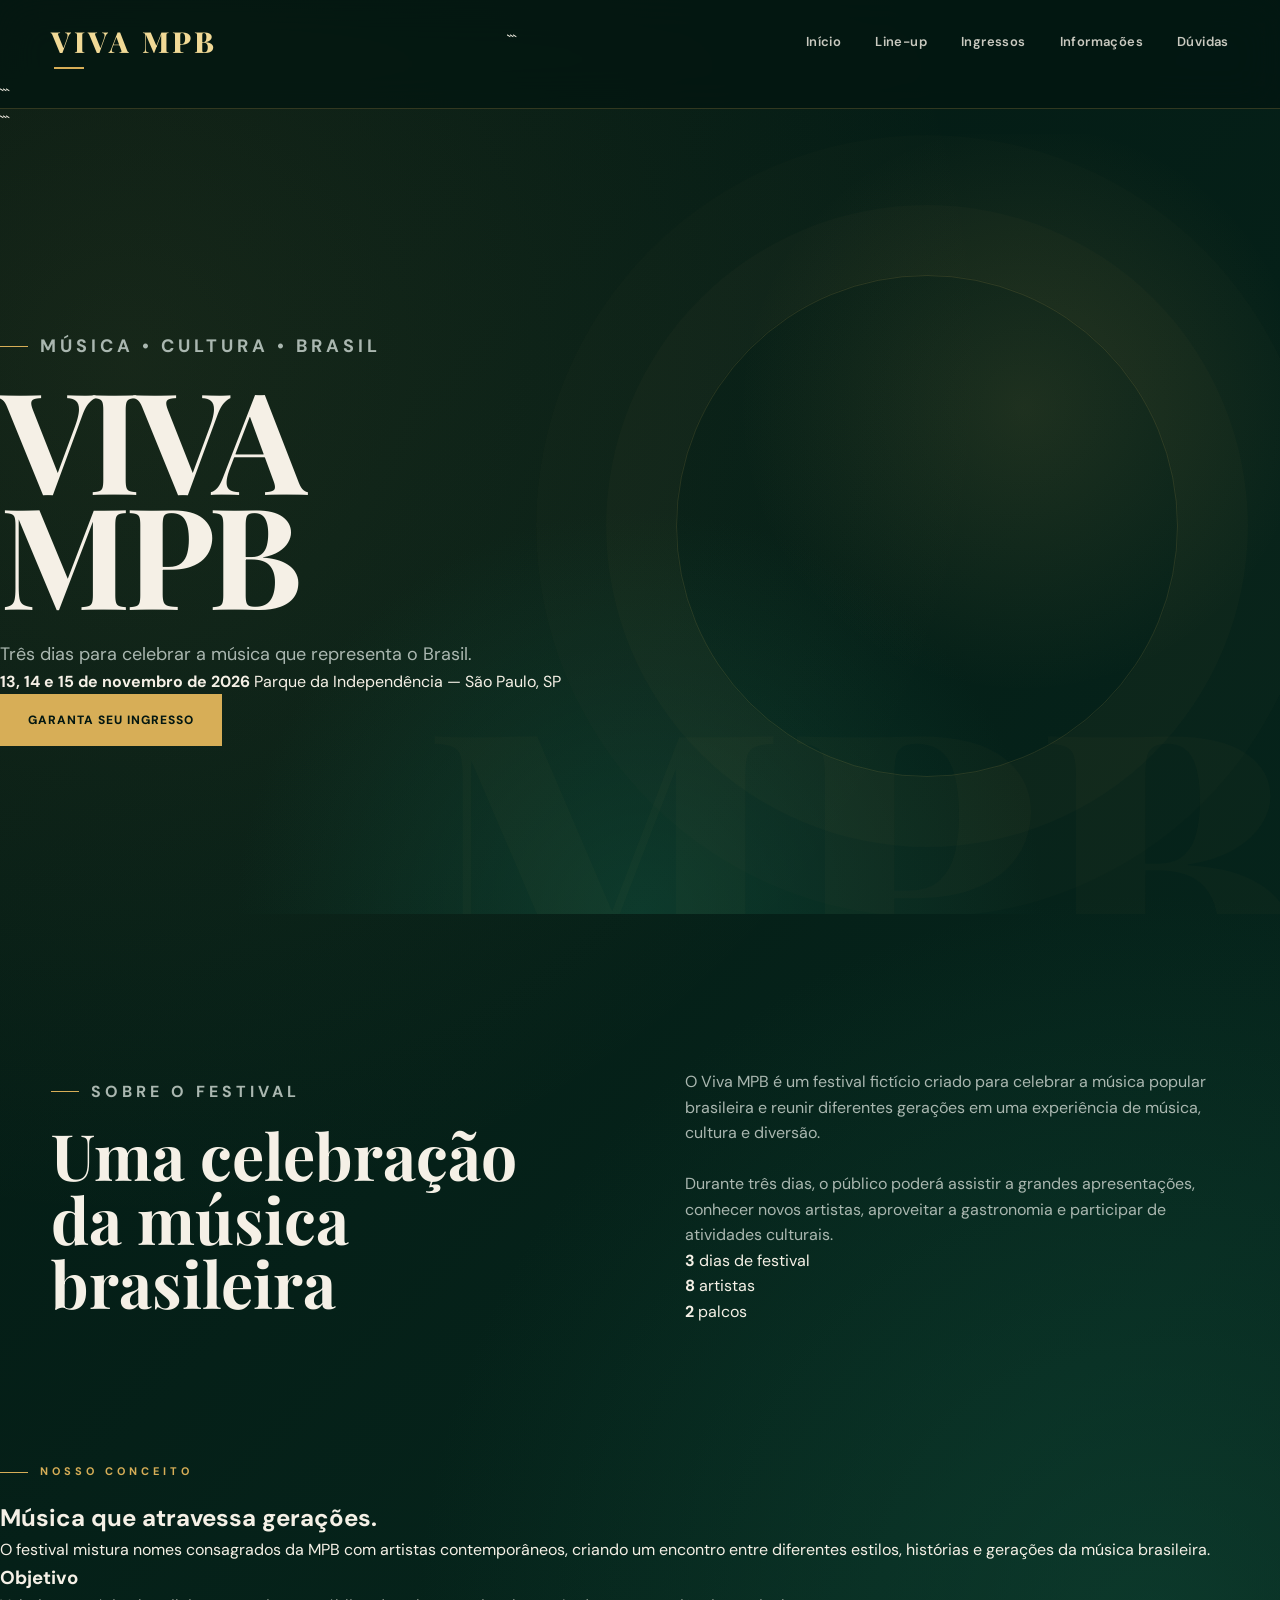
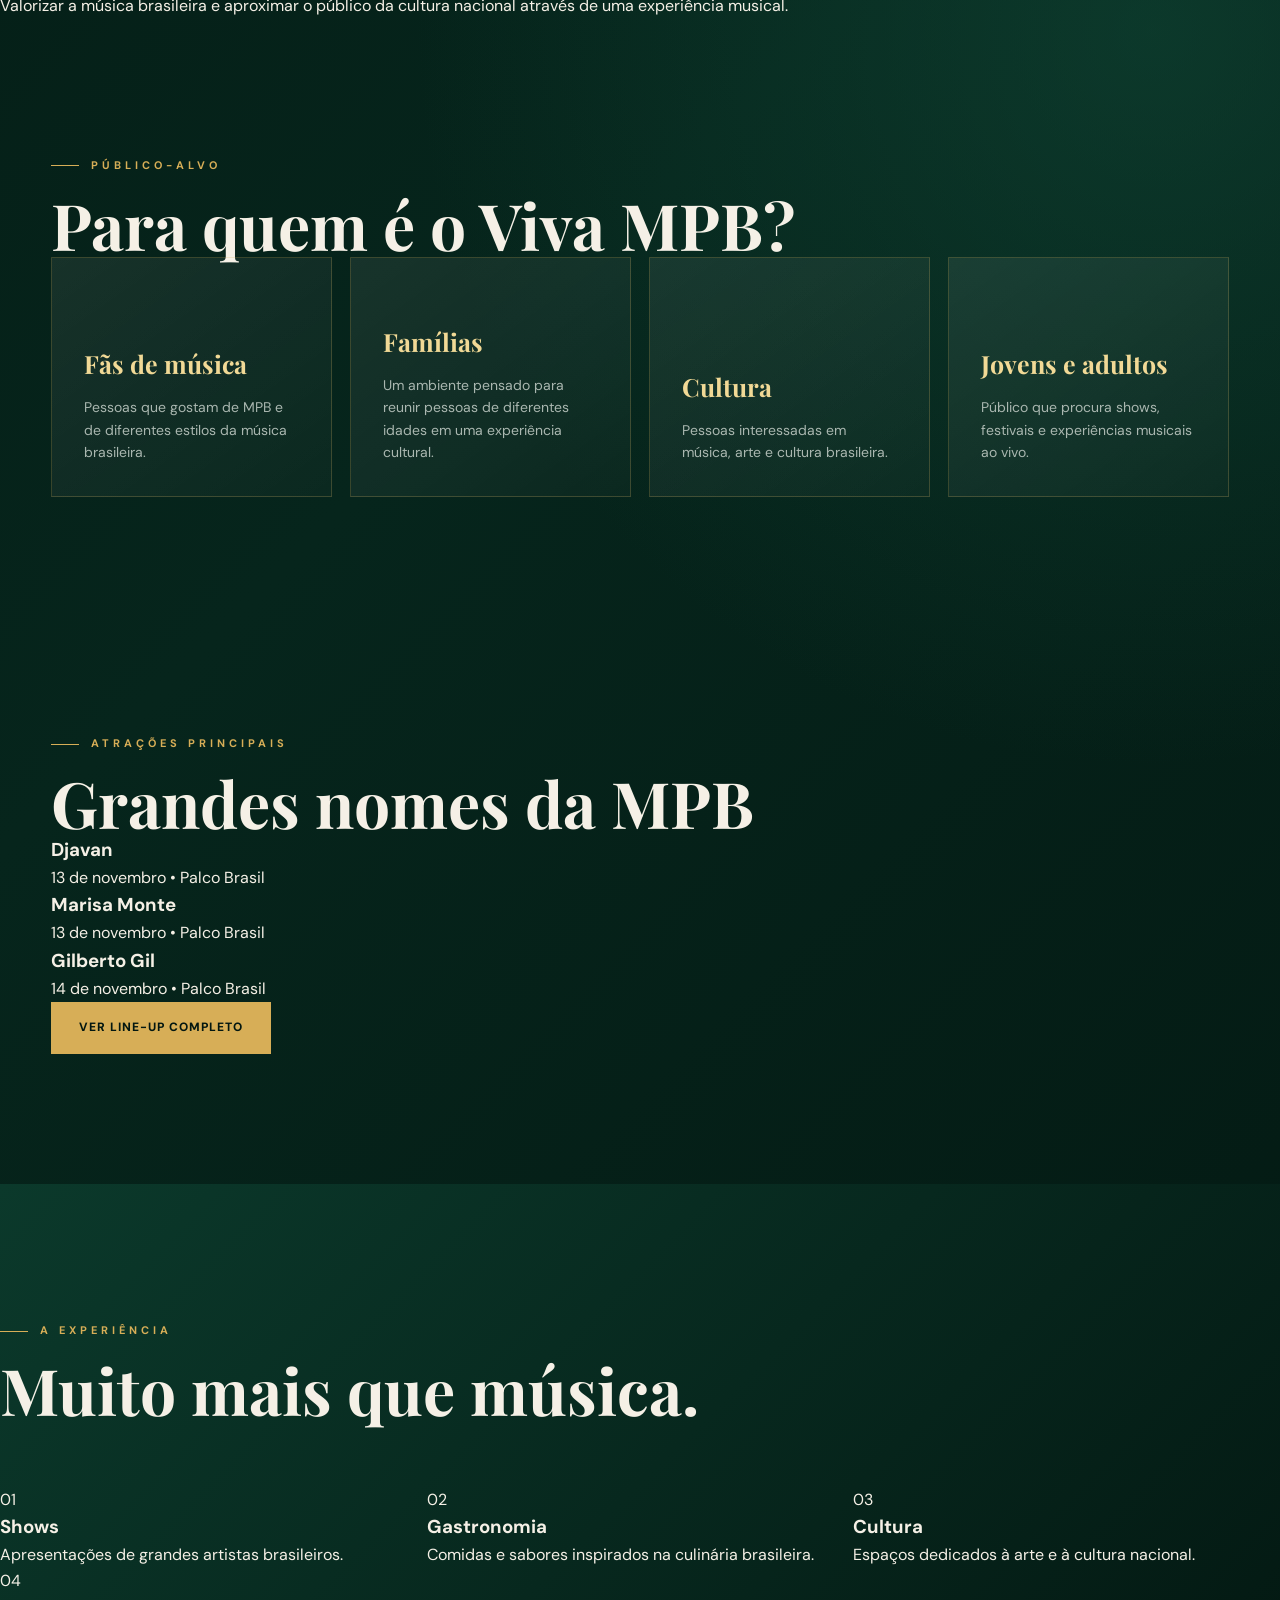
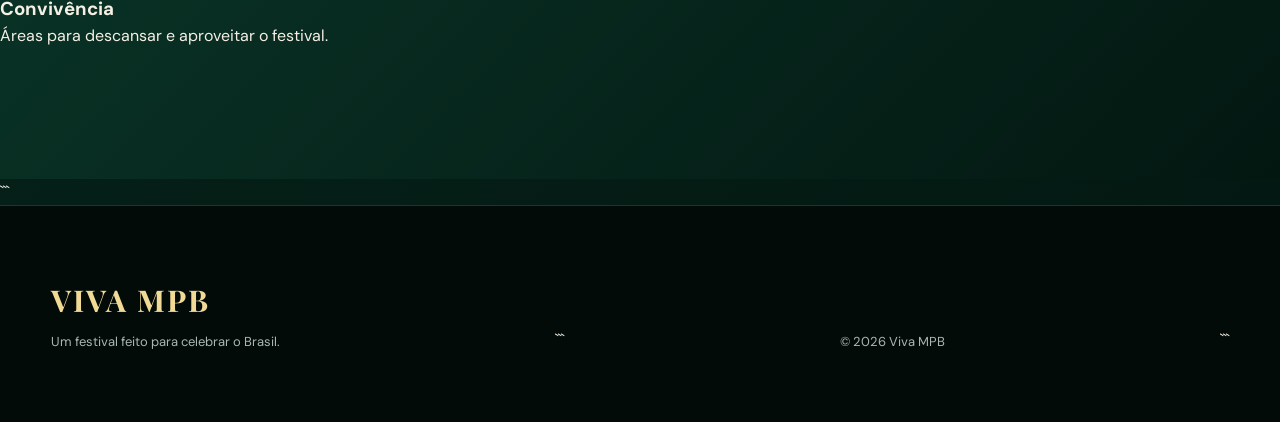
<file: index.html>
<!DOCTYPE html>

<html lang="pt-br">
<head>
    <meta charset="UTF-8">
    <meta name="viewport" content="width=device-width, initial-scale=1.0">
    <title>Viva MPB | Festival de Música Brasileira</title>
    <link rel="stylesheet" href="style.css">
</head>

<body>

<header>
    <nav class="navbar">
        <a href="index.html" class="logo">VIVA MPB</a>

```
    <ul class="menu">
        <li><a href="index.html">Início</a></li>
        <li><a href="lineup.html">Line-up</a></li>
        <li><a href="ingressos.html">Ingressos</a></li>
        <li><a href="informacoes.html">Informações</a></li>
        <li><a href="faq.html">Dúvidas</a></li>
    </ul>
</nav>
```

</header>

<main>

```
<section class="hero">
    <div class="hero-conteudo">
        <p class="tag">MÚSICA • CULTURA • BRASIL</p>

        <h1>VIVA<br>MPB</h1>

        <p class="frase">
            Três dias para celebrar a música que representa o Brasil.
        </p>

        <div class="data-local">
            <strong>13, 14 e 15 de novembro de 2026</strong>
            <span>Parque da Independência — São Paulo, SP</span>
        </div>

        <a href="ingressos.html" class="botao">GARANTA SEU INGRESSO</a>
    </div>
</section>

<section class="sobre">
    <div class="titulo-secao">
        <p class="tag">SOBRE O FESTIVAL</p>
        <h2>Uma celebração da música brasileira</h2>
    </div>

    <div class="sobre-grid">
        <div>
            <p>
                O Viva MPB é um festival fictício criado para celebrar
                a música popular brasileira e reunir diferentes gerações
                em uma experiência de música, cultura e diversão.
            </p>

            <p>
                Durante três dias, o público poderá assistir a grandes
                apresentações, conhecer novos artistas, aproveitar a
                gastronomia e participar de atividades culturais.
            </p>
        </div>

        <div class="informacao-destaque">
            <div>
                <strong>3</strong>
                <span>dias de festival</span>
            </div>

            <div>
                <strong>8</strong>
                <span>artistas</span>
            </div>

            <div>
                <strong>2</strong>
                <span>palcos</span>
            </div>
        </div>
    </div>
</section>

<section class="conceito">
    <div>
        <p class="tag">NOSSO CONCEITO</p>
        <h2>Música que atravessa gerações.</h2>

        <p>
            O festival mistura nomes consagrados da MPB com artistas
            contemporâneos, criando um encontro entre diferentes estilos,
            histórias e gerações da música brasileira.
        </p>
    </div>

    <div class="conceito-card">
        <h3>Objetivo</h3>
        <p>
            Valorizar a música brasileira e aproximar o público da
            cultura nacional através de uma experiência musical.
        </p>
    </div>
</section>

<section class="publico">
    <div class="titulo-secao">
        <p class="tag">PÚBLICO-ALVO</p>
        <h2>Para quem é o Viva MPB?</h2>
    </div>

    <div class="publico-grid">

        <div class="publico-card">
            <h3>Fãs de música</h3>
            <p>
                Pessoas que gostam de MPB e de diferentes estilos
                da música brasileira.
            </p>
        </div>

        <div class="publico-card">
            <h3>Famílias</h3>
            <p>
                Um ambiente pensado para reunir pessoas de diferentes
                idades em uma experiência cultural.
            </p>
        </div>

        <div class="publico-card">
            <h3>Cultura</h3>
            <p>
                Pessoas interessadas em música, arte e cultura brasileira.
            </p>
        </div>

        <div class="publico-card">
            <h3>Jovens e adultos</h3>
            <p>
                Público que procura shows, festivais e experiências
                musicais ao vivo.
            </p>
        </div>

    </div>
</section>

<section class="destaques">
    <div class="titulo-secao">
        <p class="tag">ATRAÇÕES PRINCIPAIS</p>
        <h2>Grandes nomes da MPB</h2>
    </div>

    <div class="cards">

        <article class="card">
            <div class="card-imagem djavan"></div>
            <div class="card-conteudo">
                <h3>Djavan</h3>
                <p>13 de novembro • Palco Brasil</p>
            </div>
        </article>

        <article class="card">
            <div class="card-imagem marisa"></div>
            <div class="card-conteudo">
                <h3>Marisa Monte</h3>
                <p>13 de novembro • Palco Brasil</p>
            </div>
        </article>

        <article class="card">
            <div class="card-imagem gil"></div>
            <div class="card-conteudo">
                <h3>Gilberto Gil</h3>
                <p>14 de novembro • Palco Brasil</p>
            </div>
        </article>

    </div>

    <div class="centralizar">
        <a href="lineup.html" class="botao botao-escuro">VER LINE-UP COMPLETO</a>
    </div>
</section>

<section class="experiencia">
    <p class="tag">A EXPERIÊNCIA</p>
    <h2>Muito mais que música.</h2>

    <div class="experiencia-grid">

        <div>
            <span>01</span>
            <h3>Shows</h3>
            <p>Apresentações de grandes artistas brasileiros.</p>
        </div>

        <div>
            <span>02</span>
            <h3>Gastronomia</h3>
            <p>Comidas e sabores inspirados na culinária brasileira.</p>
        </div>

        <div>
            <span>03</span>
            <h3>Cultura</h3>
            <p>Espaços dedicados à arte e à cultura nacional.</p>
        </div>

        <div>
            <span>04</span>
            <h3>Convivência</h3>
            <p>Áreas para descansar e aproveitar o festival.</p>
        </div>

    </div>
</section>
```

</main>

<footer>
    <div>
        <h2>VIVA MPB</h2>
        <p>Um festival feito para celebrar o Brasil.</p>
    </div>

```
<p>© 2026 Viva MPB</p>
```

</footer>

</body>
</html>
</file>
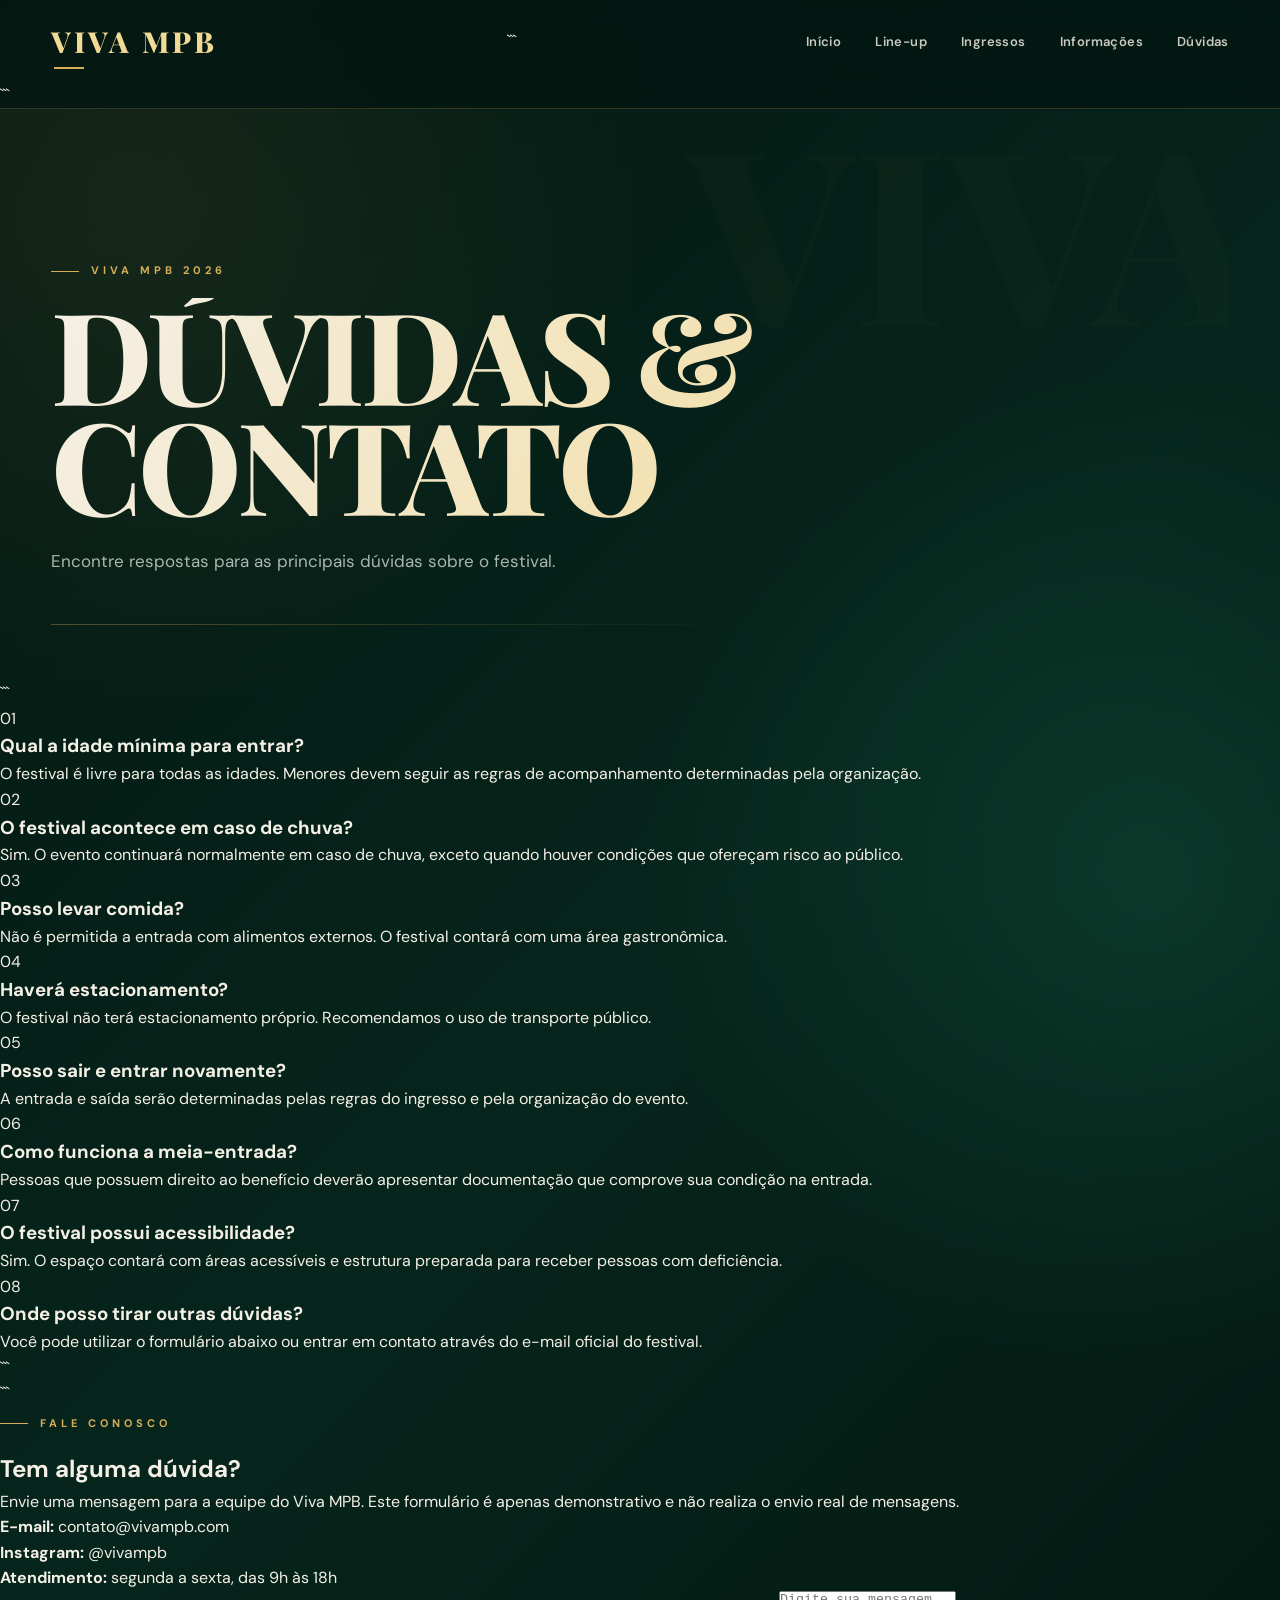
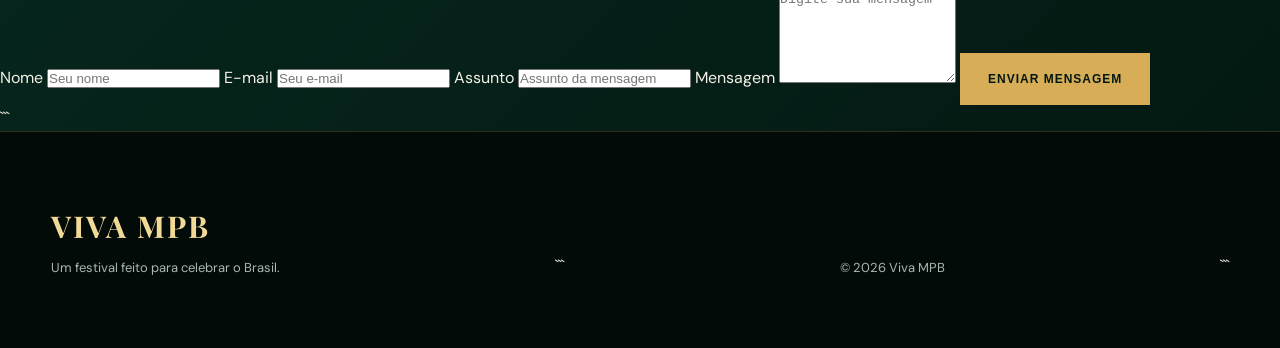
<file: faq.html>
<!DOCTYPE html>

<html lang="pt-br">
<head>
    <meta charset="UTF-8">
    <meta name="viewport" content="width=device-width, initial-scale=1.0">
    <title>Dúvidas e Contato | Viva MPB</title>
    <link rel="stylesheet" href="style.css">
</head>

<body>

<header>
    <nav class="navbar">
        <a href="index.html" class="logo">VIVA MPB</a>

```
    <ul class="menu">
        <li><a href="index.html">Início</a></li>
        <li><a href="lineup.html">Line-up</a></li>
        <li><a href="ingressos.html">Ingressos</a></li>
        <li><a href="informacoes.html">Informações</a></li>
        <li><a href="faq.html">Dúvidas</a></li>
    </ul>
</nav>
```

</header>

<main>

<section class="pagina-topo">
    <p class="tag">VIVA MPB 2026</p>
    <h1>DÚVIDAS & CONTATO</h1>
    <p>
        Encontre respostas para as principais dúvidas sobre o festival.
    </p>
</section>

<section class="faq">

```
<article class="faq-item">
    <span>01</span>
    <h3>Qual a idade mínima para entrar?</h3>
    <p>
        O festival é livre para todas as idades. Menores devem
        seguir as regras de acompanhamento determinadas pela organização.
    </p>
</article>

<article class="faq-item">
    <span>02</span>
    <h3>O festival acontece em caso de chuva?</h3>
    <p>
        Sim. O evento continuará normalmente em caso de chuva,
        exceto quando houver condições que ofereçam risco ao público.
    </p>
</article>

<article class="faq-item">
    <span>03</span>
    <h3>Posso levar comida?</h3>
    <p>
        Não é permitida a entrada com alimentos externos.
        O festival contará com uma área gastronômica.
    </p>
</article>

<article class="faq-item">
    <span>04</span>
    <h3>Haverá estacionamento?</h3>
    <p>
        O festival não terá estacionamento próprio.
        Recomendamos o uso de transporte público.
    </p>
</article>

<article class="faq-item">
    <span>05</span>
    <h3>Posso sair e entrar novamente?</h3>
    <p>
        A entrada e saída serão determinadas pelas regras do
        ingresso e pela organização do evento.
    </p>
</article>

<article class="faq-item">
    <span>06</span>
    <h3>Como funciona a meia-entrada?</h3>
    <p>
        Pessoas que possuem direito ao benefício deverão apresentar
        documentação que comprove sua condição na entrada.
    </p>
</article>

<article class="faq-item">
    <span>07</span>
    <h3>O festival possui acessibilidade?</h3>
    <p>
        Sim. O espaço contará com áreas acessíveis e estrutura
        preparada para receber pessoas com deficiência.
    </p>
</article>

<article class="faq-item">
    <span>08</span>
    <h3>Onde posso tirar outras dúvidas?</h3>
    <p>
        Você pode utilizar o formulário abaixo ou entrar em contato
        através do e-mail oficial do festival.
    </p>
</article>
```

</section>

<section class="contato">

```
<div class="contato-texto">

    <p class="tag">FALE CONOSCO</p>

    <h2>Tem alguma dúvida?</h2>

    <p>
        Envie uma mensagem para a equipe do Viva MPB.
        Este formulário é apenas demonstrativo e não realiza
        o envio real de mensagens.
    </p>

    <div class="contato-dados">
        <p><strong>E-mail:</strong> contato@vivampb.com</p>
        <p><strong>Instagram:</strong> @vivampb</p>
        <p><strong>Atendimento:</strong> segunda a sexta, das 9h às 18h</p>
    </div>

</div>

<form class="formulario">

    <label for="nome">Nome</label>
    <input type="text" id="nome" placeholder="Seu nome">

    <label for="email">E-mail</label>
    <input type="email" id="email" placeholder="Seu e-mail">

    <label for="assunto">Assunto</label>
    <input type="text" id="assunto" placeholder="Assunto da mensagem">

    <label for="mensagem">Mensagem</label>
    <textarea id="mensagem" rows="6" placeholder="Digite sua mensagem"></textarea>

    <button type="submit" class="botao">ENVIAR MENSAGEM</button>

</form>
```

</section>

</main>

<footer>
    <div>
        <h2>VIVA MPB</h2>
        <p>Um festival feito para celebrar o Brasil.</p>
    </div>

```
<p>© 2026 Viva MPB</p>
```

</footer>

</body>
</html>
</file>
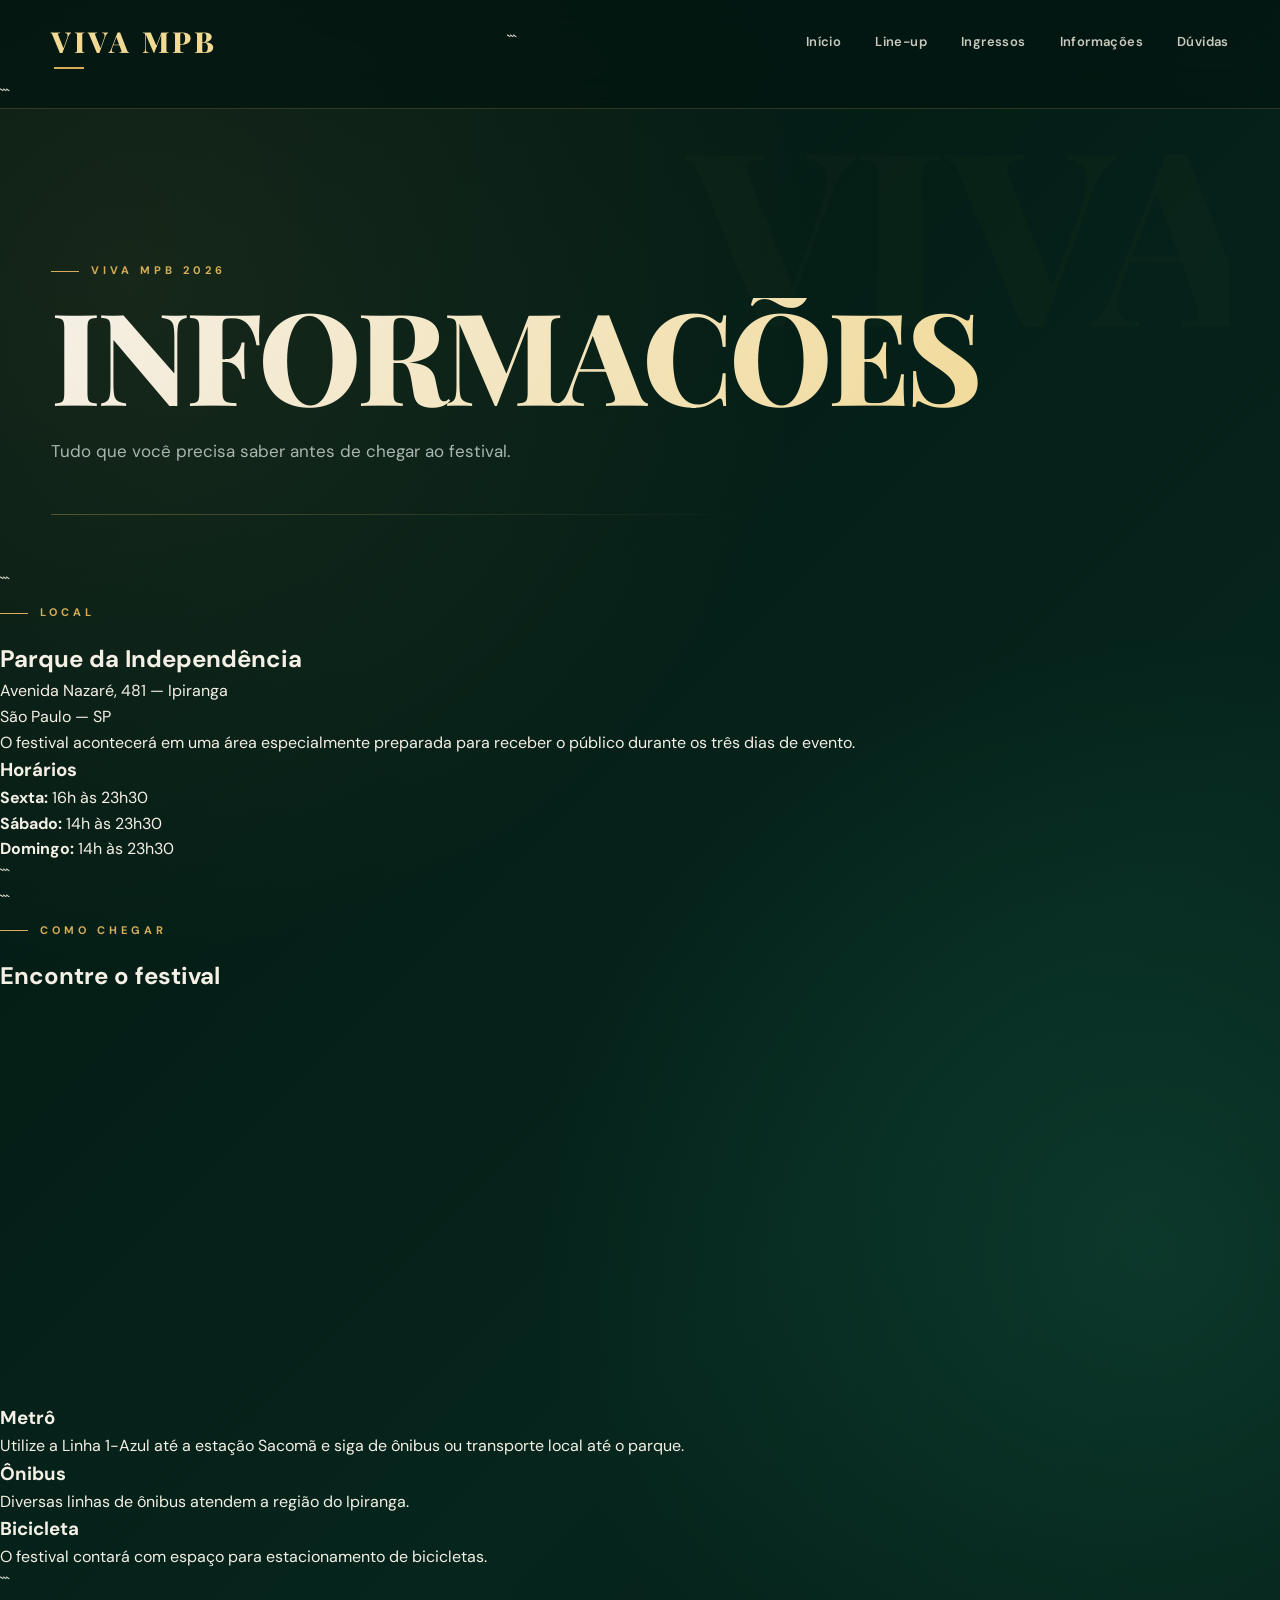
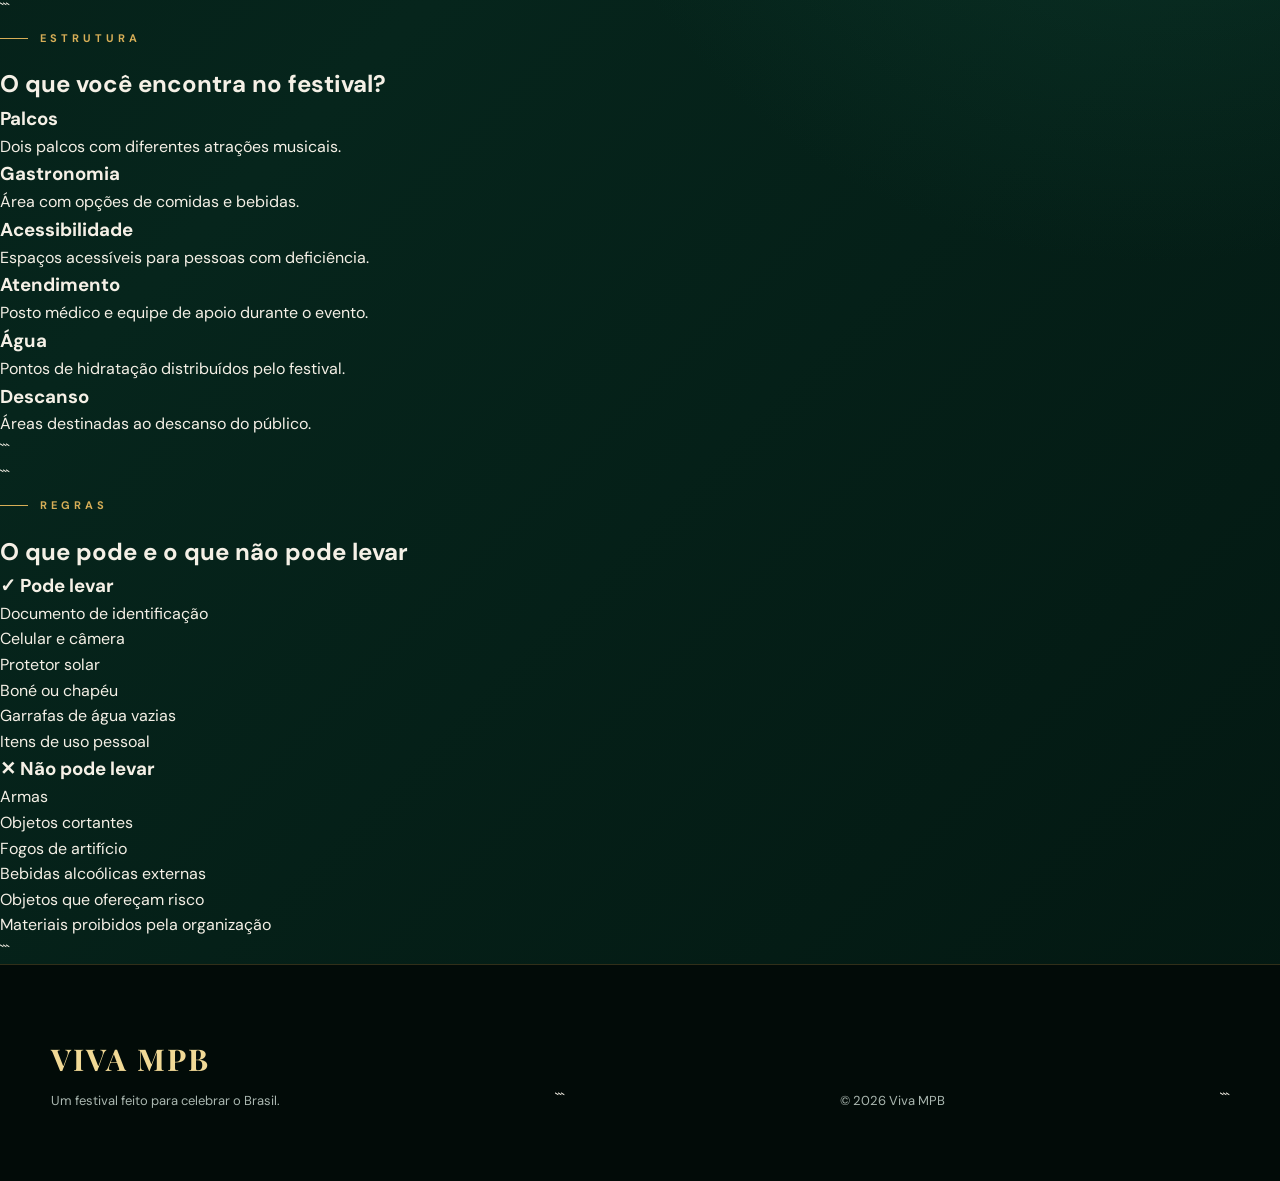
<file: informacoes.html>
<!DOCTYPE html>

<html lang="pt-br">
<head>
    <meta charset="UTF-8">
    <meta name="viewport" content="width=device-width, initial-scale=1.0">
    <title>Informações | Viva MPB</title>
    <link rel="stylesheet" href="style.css">
</head>

<body>

<header>
    <nav class="navbar">
        <a href="index.html" class="logo">VIVA MPB</a>

```
    <ul class="menu">
        <li><a href="index.html">Início</a></li>
        <li><a href="lineup.html">Line-up</a></li>
        <li><a href="ingressos.html">Ingressos</a></li>
        <li><a href="informacoes.html">Informações</a></li>
        <li><a href="faq.html">Dúvidas</a></li>
    </ul>
</nav>
```

</header>

<main>

<section class="pagina-topo">
    <p class="tag">VIVA MPB 2026</p>
    <h1>INFORMAÇÕES</h1>
    <p>
        Tudo que você precisa saber antes de chegar ao festival.
    </p>
</section>

<section class="local">

```
<div class="local-info">

    <p class="tag">LOCAL</p>
    <h2>Parque da Independência</h2>

    <p>
        Avenida Nazaré, 481 — Ipiranga
        <br>
        São Paulo — SP
    </p>

    <p>
        O festival acontecerá em uma área especialmente preparada
        para receber o público durante os três dias de evento.
    </p>

</div>

<div class="horarios">

    <h3>Horários</h3>

    <p><strong>Sexta:</strong> 16h às 23h30</p>
    <p><strong>Sábado:</strong> 14h às 23h30</p>
    <p><strong>Domingo:</strong> 14h às 23h30</p>

</div>
```

</section>

<section class="mapa">

```
<div class="titulo-secao">
    <p class="tag">COMO CHEGAR</p>
    <h2>Encontre o festival</h2>
</div>

<iframe
    src="https://www.google.com/maps?q=Parque+da+Independencia+Sao+Paulo&output=embed"
    width="100%"
    height="400"
    style="border:0;"
    loading="lazy">
</iframe>

<div class="transporte">

    <div>
        <h3>Metrô</h3>
        <p>
            Utilize a Linha 1-Azul até a estação Sacomã
            e siga de ônibus ou transporte local até o parque.
        </p>
    </div>

    <div>
        <h3>Ônibus</h3>
        <p>
            Diversas linhas de ônibus atendem a região do Ipiranga.
        </p>
    </div>

    <div>
        <h3>Bicicleta</h3>
        <p>
            O festival contará com espaço para estacionamento
            de bicicletas.
        </p>
    </div>

</div>
```

</section>

<section class="estrutura">

```
<div class="titulo-secao">
    <p class="tag">ESTRUTURA</p>
    <h2>O que você encontra no festival?</h2>
</div>

<div class="estrutura-grid">

    <div>
        <h3>Palcos</h3>
        <p>Dois palcos com diferentes atrações musicais.</p>
    </div>

    <div>
        <h3>Gastronomia</h3>
        <p>Área com opções de comidas e bebidas.</p>
    </div>

    <div>
        <h3>Acessibilidade</h3>
        <p>Espaços acessíveis para pessoas com deficiência.</p>
    </div>

    <div>
        <h3>Atendimento</h3>
        <p>Posto médico e equipe de apoio durante o evento.</p>
    </div>

    <div>
        <h3>Água</h3>
        <p>Pontos de hidratação distribuídos pelo festival.</p>
    </div>

    <div>
        <h3>Descanso</h3>
        <p>Áreas destinadas ao descanso do público.</p>
    </div>

</div>
```

</section>

<section class="regras">

```
<div class="titulo-secao">
    <p class="tag">REGRAS</p>
    <h2>O que pode e o que não pode levar</h2>
</div>

<div class="regras-grid">

    <div class="pode">
        <h3>✓ Pode levar</h3>

        <ul>
            <li>Documento de identificação</li>
            <li>Celular e câmera</li>
            <li>Protetor solar</li>
            <li>Boné ou chapéu</li>
            <li>Garrafas de água vazias</li>
            <li>Itens de uso pessoal</li>
        </ul>
    </div>

    <div class="nao-pode">
        <h3>✕ Não pode levar</h3>

        <ul>
            <li>Armas</li>
            <li>Objetos cortantes</li>
            <li>Fogos de artifício</li>
            <li>Bebidas alcoólicas externas</li>
            <li>Objetos que ofereçam risco</li>
            <li>Materiais proibidos pela organização</li>
        </ul>
    </div>

</div>
```

</section>

</main>

<footer>
    <div>
        <h2>VIVA MPB</h2>
        <p>Um festival feito para celebrar o Brasil.</p>
    </div>

```
<p>© 2026 Viva MPB</p>
```

</footer>

</body>
</html>
</file>
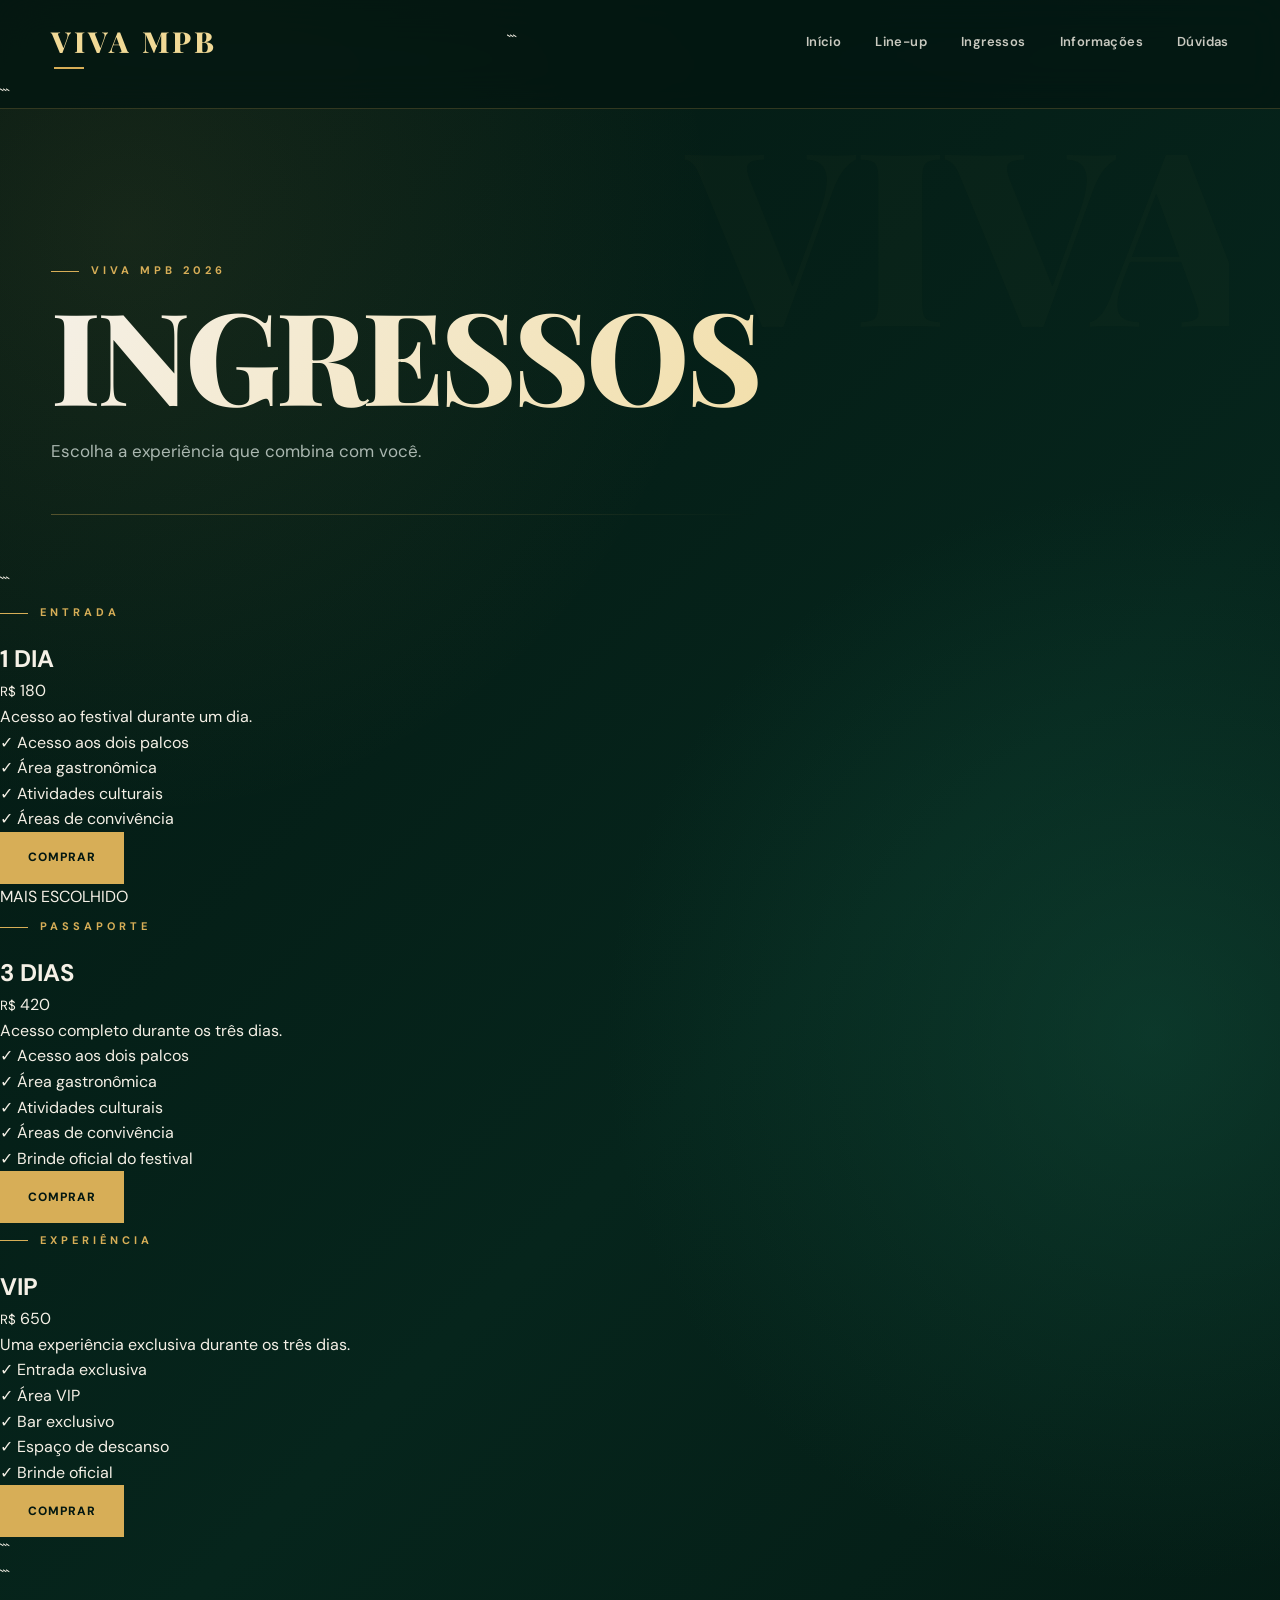
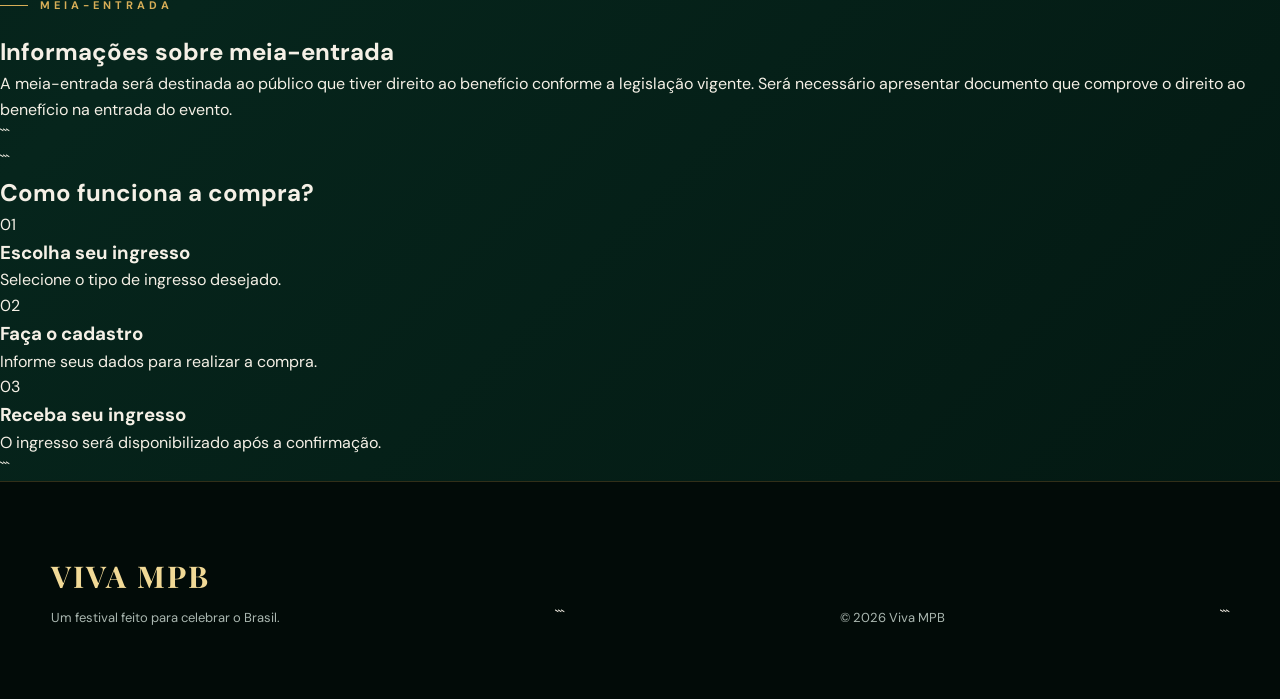
<file: ingressos.html>
<!DOCTYPE html>

<html lang="pt-br">
<head>
    <meta charset="UTF-8">
    <meta name="viewport" content="width=device-width, initial-scale=1.0">
    <title>Ingressos | Viva MPB</title>
    <link rel="stylesheet" href="style.css">
</head>

<body>

<header>
    <nav class="navbar">
        <a href="index.html" class="logo">VIVA MPB</a>

```
    <ul class="menu">
        <li><a href="index.html">Início</a></li>
        <li><a href="lineup.html">Line-up</a></li>
        <li><a href="ingressos.html">Ingressos</a></li>
        <li><a href="informacoes.html">Informações</a></li>
        <li><a href="faq.html">Dúvidas</a></li>
    </ul>
</nav>
```

</header>

<main>

<section class="pagina-topo">
    <p class="tag">VIVA MPB 2026</p>
    <h1>INGRESSOS</h1>
    <p>
        Escolha a experiência que combina com você.
    </p>
</section>

<section class="ingressos">

```
<article class="ingresso-card">
    <p class="tag">ENTRADA</p>
    <h2>1 DIA</h2>

    <div class="preco">
        <small>R$</small> 180
    </div>

    <p>Acesso ao festival durante um dia.</p>

    <ul>
        <li>✓ Acesso aos dois palcos</li>
        <li>✓ Área gastronômica</li>
        <li>✓ Atividades culturais</li>
        <li>✓ Áreas de convivência</li>
    </ul>

    <a href="#" class="botao">COMPRAR</a>
</article>

<article class="ingresso-card ingresso-principal">

    <div class="mais-vendido">MAIS ESCOLHIDO</div>

    <p class="tag">PASSAPORTE</p>
    <h2>3 DIAS</h2>

    <div class="preco">
        <small>R$</small> 420
    </div>

    <p>Acesso completo durante os três dias.</p>

    <ul>
        <li>✓ Acesso aos dois palcos</li>
        <li>✓ Área gastronômica</li>
        <li>✓ Atividades culturais</li>
        <li>✓ Áreas de convivência</li>
        <li>✓ Brinde oficial do festival</li>
    </ul>

    <a href="#" class="botao">COMPRAR</a>

</article>

<article class="ingresso-card">

    <p class="tag">EXPERIÊNCIA</p>
    <h2>VIP</h2>

    <div class="preco">
        <small>R$</small> 650
    </div>

    <p>Uma experiência exclusiva durante os três dias.</p>

    <ul>
        <li>✓ Entrada exclusiva</li>
        <li>✓ Área VIP</li>
        <li>✓ Bar exclusivo</li>
        <li>✓ Espaço de descanso</li>
        <li>✓ Brinde oficial</li>
    </ul>

    <a href="#" class="botao">COMPRAR</a>

</article>
```

</section>

<section class="meia">

```
<div>
    <p class="tag">MEIA-ENTRADA</p>
    <h2>Informações sobre meia-entrada</h2>
</div>

<p>
    A meia-entrada será destinada ao público que tiver direito
    ao benefício conforme a legislação vigente. Será necessário
    apresentar documento que comprove o direito ao benefício
    na entrada do evento.
</p>
```

</section>

<section class="compra">

```
<h2>Como funciona a compra?</h2>

<div class="compra-grid">

    <div>
        <span>01</span>
        <h3>Escolha seu ingresso</h3>
        <p>Selecione o tipo de ingresso desejado.</p>
    </div>

    <div>
        <span>02</span>
        <h3>Faça o cadastro</h3>
        <p>Informe seus dados para realizar a compra.</p>
    </div>

    <div>
        <span>03</span>
        <h3>Receba seu ingresso</h3>
        <p>O ingresso será disponibilizado após a confirmação.</p>
    </div>

</div>
```

</section>

</main>

<footer>
    <div>
        <h2>VIVA MPB</h2>
        <p>Um festival feito para celebrar o Brasil.</p>
    </div>

```
<p>© 2026 Viva MPB</p>
```

</footer>

</body>
</html>
</file>
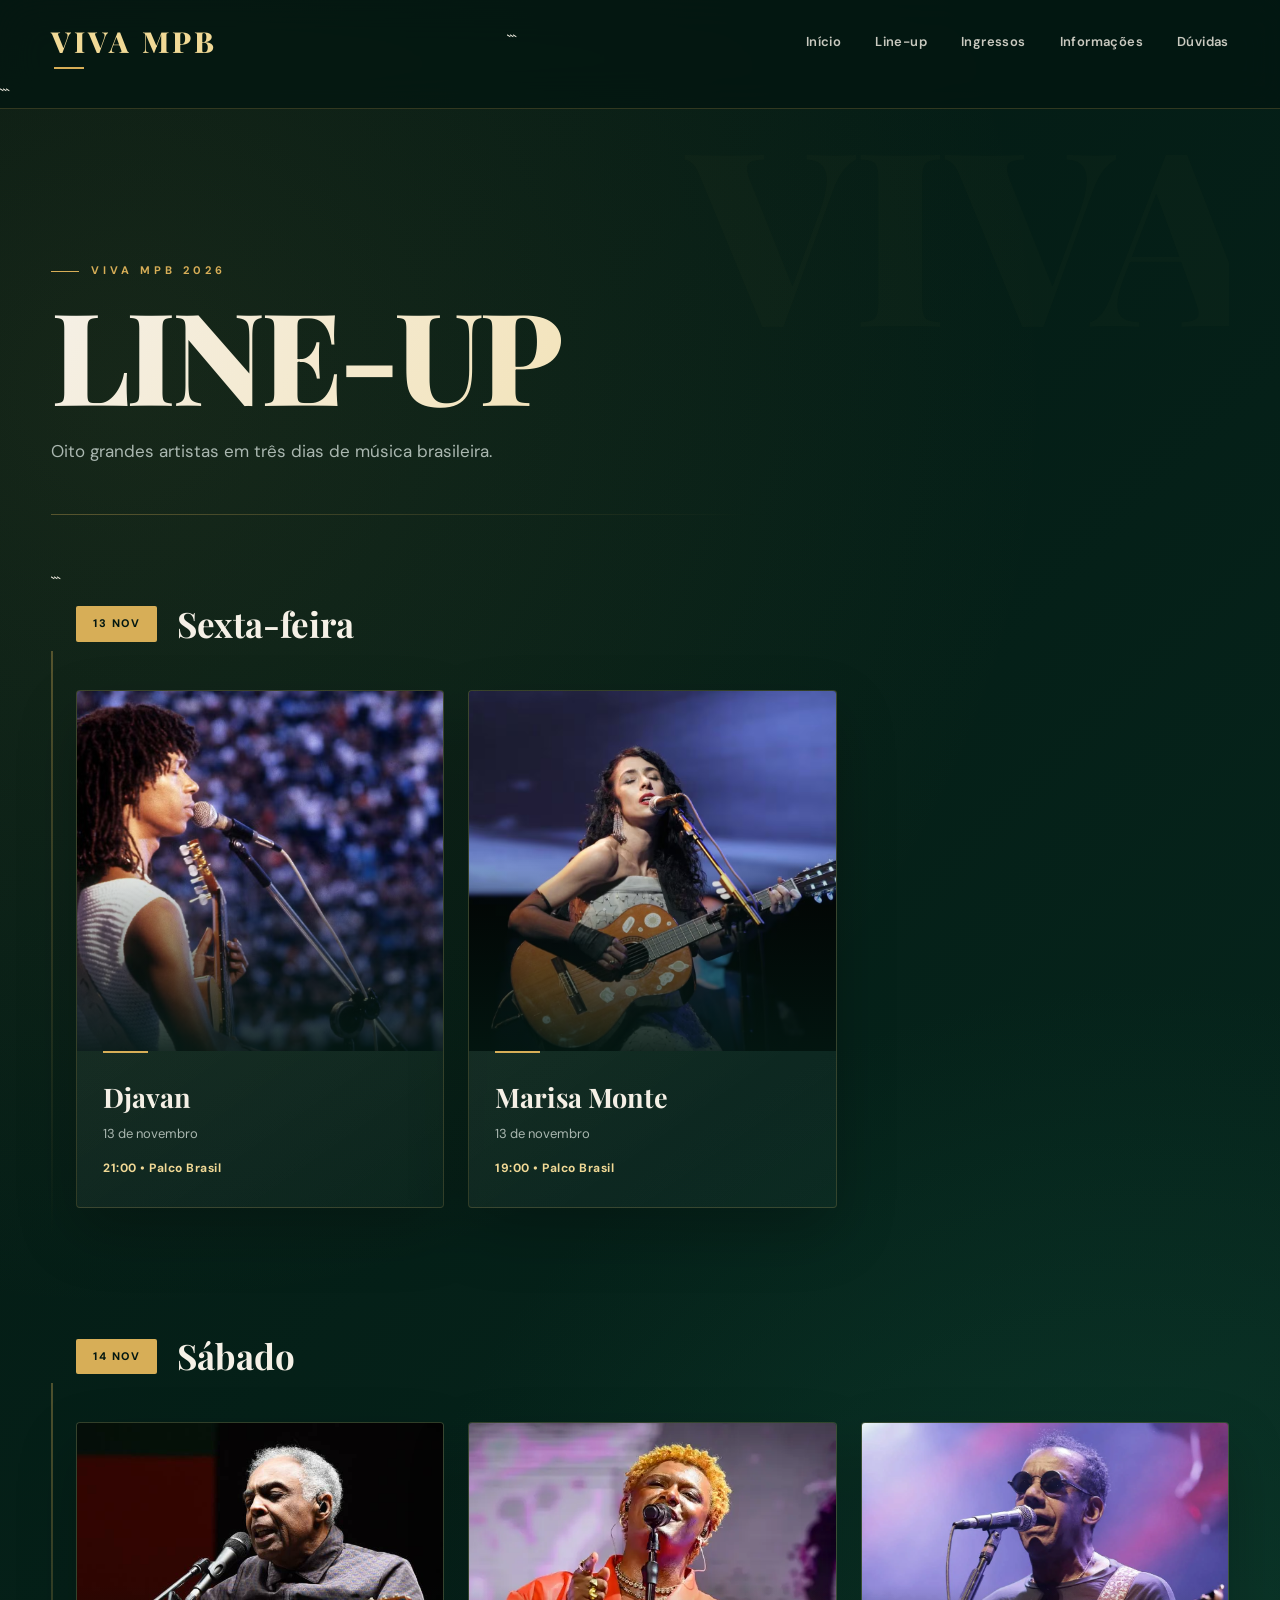
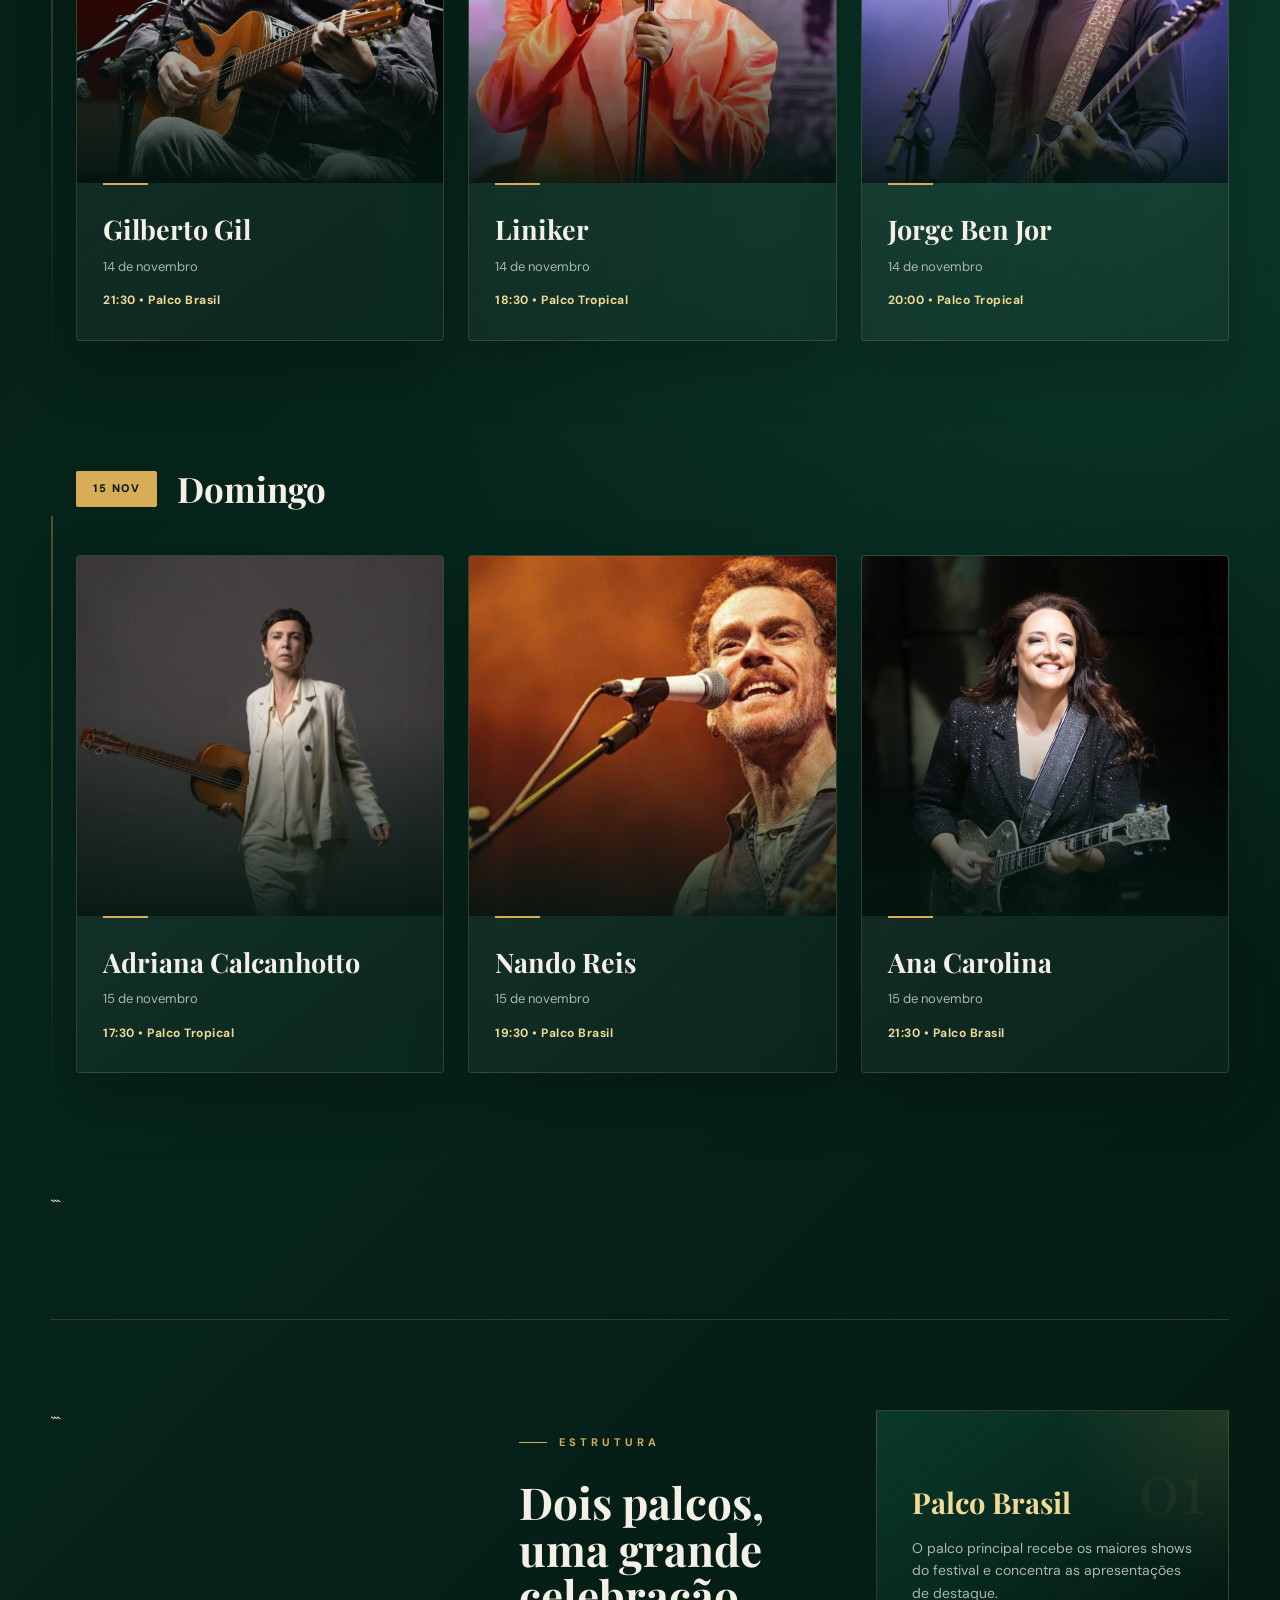
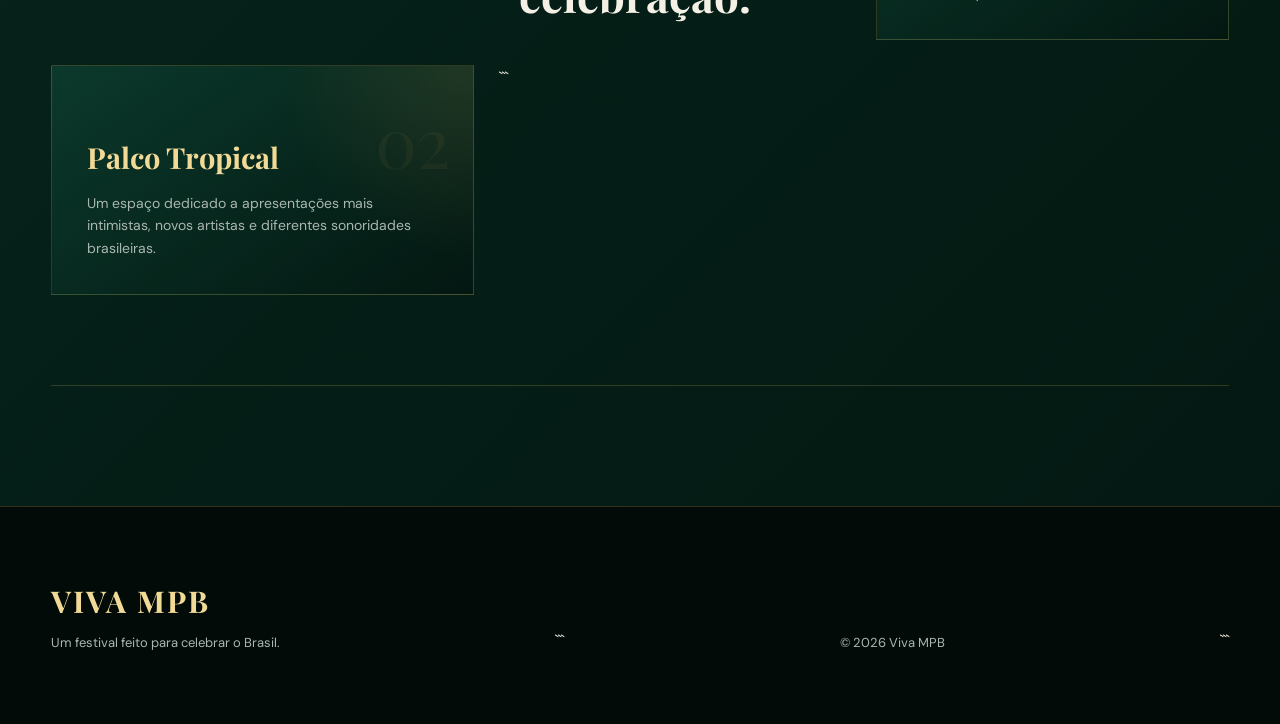
<file: lineup.html>
<!DOCTYPE html>

<html lang="pt-br">
<head>
    <meta charset="UTF-8">
    <meta name="viewport" content="width=device-width, initial-scale=1.0">
    <title>Line-up | Viva MPB</title>
    <link rel="stylesheet" href="style.css">
</head>

<body>

<header>
    <nav class="navbar">
        <a href="index.html" class="logo">VIVA MPB</a>

```
    <ul class="menu">
        <li><a href="index.html">Início</a></li>
        <li><a href="lineup.html">Line-up</a></li>
        <li><a href="ingressos.html">Ingressos</a></li>
        <li><a href="informacoes.html">Informações</a></li>
        <li><a href="faq.html">Dúvidas</a></li>
    </ul>
</nav>
```

</header>

<main>

<section class="pagina-topo">
    <p class="tag">VIVA MPB 2026</p>
    <h1>LINE-UP</h1>
    <p>
        Oito grandes artistas em três dias de música brasileira.
    </p>
</section>

<section class="programacao">

```
<div class="dia">
    <div class="dia-titulo">
        <span>13 NOV</span>
        <h2>Sexta-feira</h2>
    </div>

    <div class="artistas-grid">

        <article class="artista-card">
    <div class="artista-imagem djavan">
        <img src="imagens/djavan.jpg" alt="Djavan">
    </div>

    <div class="artista-info">
        <h3>Djavan</h3>
        <p>13 de novembro</p>
        <strong>21:00 • Palco Brasil</strong>
    </div>
</article>

        <article class="artista-card">
    <div class="artista-imagem marisa">
        <img src="imagens/marisa.jpg" alt="Marisa Monte">
    </div>

    <div class="artista-info">
        <h3>Marisa Monte</h3>
        <p>13 de novembro</p>
        <strong>19:00 • Palco Brasil</strong>
    </div>
</article>
    </div>
</div>

<div class="dia">
    <div class="dia-titulo">
        <span>14 NOV</span>
        <h2>Sábado</h2>
    </div>

    <div class="artistas-grid">

        <article class="artista-card">
            <div class="artista-imagem">
                <img src="imagens/gilberto.jpg" alt="Gilberto Gil">
            </div>

            <div class="artista-info">
                <h3>Gilberto Gil</h3>
                <p>14 de novembro</p>
                <strong>21:30 • Palco Brasil</strong>
            </div>
        </article>

        <article class="artista-card">
            <div class="artista-imagem">
                <img src="imagens/liniker.jpg" alt="Liniker">
            </div>

            <div class="artista-info">
                <h3>Liniker</h3>
                <p>14 de novembro</p>
                <strong>18:30 • Palco Tropical</strong>
            </div>
        </article>

        <article class="artista-card">
            <div class="artista-imagem">
                <img src="imagens/jorgebenjor.jpg" alt="Jorge Ben Jor">
            </div>

            <div class="artista-info">
                <h3>Jorge Ben Jor</h3>
                <p>14 de novembro</p>
                <strong>20:00 • Palco Tropical</strong>
            </div>
        </article>

    </div>
</div>

<div class="dia">
    <div class="dia-titulo">
        <span>15 NOV</span>
        <h2>Domingo</h2>
    </div>

    <div class="artistas-grid">

        <article class="artista-card">
    <div class="artista-imagem adriana">
        <img src="imagens/adriana-calcanhotto.jpg" alt="Adriana Calcanhotto">
    </div>

    <div class="artista-info">
        <h3>Adriana Calcanhotto</h3>
        <p>15 de novembro</p>
        <strong>17:30 • Palco Tropical</strong>
    </div>
</article>

        <article class="artista-card">
    <div class="artista-imagem nando">
        <img src="imagens/nando-reis.jpg" alt="Nando Reis">
    </div>

    <div class="artista-info">
        <h3>Nando Reis</h3>
        <p>15 de novembro</p>
        <strong>19:30 • Palco Brasil</strong>
    </div>
</article>

    <article class="artista-card">
    <div class="artista-imagem ana">
        <img src="imagens/ana-carolina.jpg" alt="Ana Carolina">
    </div>

    <div class="artista-info">
        <h3>Ana Carolina</h3>
        <p>15 de novembro</p>
        <strong>21:30 • Palco Brasil</strong>
    </div>
</article>

    </div>
</div>
```

</section>

<section class="palcos">

```
<div>
    <p class="tag">ESTRUTURA</p>
    <h2>Dois palcos, uma grande celebração.</h2>
</div>

<div class="palco">
    <h3>Palco Brasil</h3>
    <p>
        O palco principal recebe os maiores shows do festival
        e concentra as apresentações de destaque.
    </p>
</div>

<div class="palco">
    <h3>Palco Tropical</h3>
    <p>
        Um espaço dedicado a apresentações mais intimistas,
        novos artistas e diferentes sonoridades brasileiras.
    </p>
</div>
```

</section>

</main>

<footer>
    <div>
        <h2>VIVA MPB</h2>
        <p>Um festival feito para celebrar o Brasil.</p>
    </div>

```
<p>© 2026 Viva MPB</p>
```

</footer>

</body>
</html>
</file>
<file: style.css>
@import url('https://fonts.googleapis.com/css2?family=DM+Sans:wght@400;500;600;700&family=Playfair+Display:wght@500;600;700;800&display=swap');

:root {
    --verde-1: #031711;
    --verde-2: #06251c;
    --verde-3: #0b392b;
    --verde-4: #14533f;

    --ouro: #d7ae57;
    --ouro-claro: #f1d996;

    --creme: #f5f0e6;
    --cinza: #aab7b0;

    --linha: rgba(215, 174, 87, 0.22);
    --vidro: rgba(255, 255, 255, 0.055);
}

/* =========================================
   RESET
========================================= */

* {
    margin: 0;
    padding: 0;
    box-sizing: border-box;
}

html {
    scroll-behavior: smooth;
}

body {
    font-family: "DM Sans", sans-serif;
    color: var(--creme);

    background:
        radial-gradient(
            circle at 10% 10%,
            rgba(215, 174, 87, 0.09),
            transparent 25%
        ),
        radial-gradient(
            circle at 90% 45%,
            rgba(20, 83, 63, 0.45),
            transparent 32%
        ),
        linear-gradient(
            135deg,
            var(--verde-1),
            var(--verde-2) 50%,
            var(--verde-1)
        );

    min-height: 100vh;
    line-height: 1.6;
}

a {
    color: inherit;
}

::selection {
    background: var(--ouro);
    color: var(--verde-1);
}

/* =========================================
   NAVBAR
========================================= */

header {
    position: sticky;
    top: 0;
    z-index: 999;

    background: rgba(3, 23, 17, 0.78);

    backdrop-filter: blur(20px);
    -webkit-backdrop-filter: blur(20px);

    border-bottom: 1px solid var(--linha);
}

.navbar {
    width: min(1400px, 92%);
    min-height: 82px;

    margin: auto;

    display: flex;
    align-items: center;
    justify-content: space-between;
}

.logo {
    position: relative;

    color: var(--ouro-claro);
    text-decoration: none;

    font-family: "Playfair Display", serif;
    font-size: 29px;
    font-weight: 800;

    letter-spacing: 3px;
}

.logo::after {
    content: "";

    position: absolute;

    width: 30px;
    height: 2px;

    left: 3px;
    bottom: -5px;

    background: var(--ouro);

    transition: width .4s ease;
}

.logo:hover::after {
    width: 100%;
}

.menu {
    display: flex;
    align-items: center;
    gap: 34px;

    list-style: none;
}

.menu a {
    position: relative;

    text-decoration: none;

    color: rgba(245, 240, 230, .82);

    font-size: 13px;
    font-weight: 600;

    letter-spacing: .4px;

    transition: color .3s ease;
}

.menu a::before {
    content: "";

    position: absolute;

    left: 50%;
    bottom: -12px;

    width: 0;
    height: 2px;

    background: var(--ouro);

    transform: translateX(-50%);

    transition: width .3s ease;
}

.menu a:hover {
    color: var(--ouro-claro);
}

.menu a:hover::before {
    width: 100%;
}

/* =========================================
   ELEMENTOS GERAIS
========================================= */

.tag {
    display: inline-flex;
    align-items: center;
    gap: 12px;

    margin-bottom: 18px;

    color: var(--ouro);

    font-size: 11px;
    font-weight: 700;

    letter-spacing: 4px;
    text-transform: uppercase;
}

.tag::before {
    content: "";

    display: block;

    width: 28px;
    height: 1px;

    background: var(--ouro);
}

h1,
h2,
h3 {
    text-wrap: balance;
}

/* =========================================
   TOPO DAS PÁGINAS
========================================= */

.pagina-topo {
    position: relative;

    width: min(1400px, 92%);

    margin: auto;

    padding: 145px 0 105px;

    overflow: hidden;
}

.pagina-topo::before {
    content: "VIVA";

    position: absolute;

    right: -30px;
    top: 20px;

    font-family: "Playfair Display", serif;

    font-size: clamp(130px, 19vw, 280px);
    font-weight: 800;

    line-height: .8;

    color: rgba(215, 174, 87, .025);

    pointer-events: none;
}

.pagina-topo::after {
    content: "";

    position: absolute;

    left: 0;
    bottom: 55px;

    width: 100%;
    height: 1px;

    background:
        linear-gradient(
            90deg,
            var(--ouro),
            transparent 60%
        );

    opacity: .35;
}

.pagina-topo h1 {
    position: relative;
    z-index: 2;

    max-width: 1000px;

    font-family: "Playfair Display", serif;

    font-size: clamp(65px, 10vw, 145px);

    font-weight: 800;

    line-height: .86;

    letter-spacing: -4px;

    background:
        linear-gradient(
            120deg,
            var(--creme),
            var(--ouro-claro)
        );

    -webkit-background-clip: text;
    background-clip: text;
    color: transparent;
}

.pagina-topo > p:last-child {
    position: relative;
    z-index: 2;

    max-width: 620px;

    margin-top: 30px;

    color: var(--cinza);

    font-size: 17px;
}

/* =========================================
   PROGRAMAÇÃO
========================================= */

.programacao {
    width: min(1400px, 92%);

    margin: auto;

    padding-bottom: 100px;
}

.dia {
    position: relative;

    margin-bottom: 120px;
}

.dia::before {
    content: "";

    position: absolute;

    left: 0;
    top: 55px;

    width: 2px;
    height: calc(100% - 20px);

    background:
        linear-gradient(
            var(--ouro),
            transparent
        );

    opacity: .35;
}

.dia-titulo {
    display: flex;
    align-items: center;
    gap: 20px;

    margin-bottom: 38px;

    padding-left: 25px;
}

.dia-titulo span {
    padding: 9px 17px;

    background: var(--ouro);

    color: var(--verde-1);

    border-radius: 2px;

    font-size: 11px;
    font-weight: 800;

    letter-spacing: 1.5px;
}

.dia-titulo h2 {
    font-family: "Playfair Display", serif;

    font-size: 35px;

    color: var(--creme);
}

/* =========================================
   GRID DOS ARTISTAS
========================================= */

.artistas-grid {
    display: grid;

    grid-template-columns:
        repeat(3, minmax(0, 1fr));

    gap: 24px;

    padding-left: 25px;
}

/* =========================================
   CARD DOS ARTISTAS
========================================= */

.artista-card {
    position: relative;

    overflow: hidden;

    border-radius: 4px;

    background:
        linear-gradient(
            145deg,
            rgba(255, 255, 255, .08),
            rgba(255, 255, 255, .025)
        );

    border: 1px solid rgba(215, 174, 87, .18);

    box-shadow:
        0 25px 60px rgba(0, 0, 0, .22);

    transform: translateY(0);

    transition:
        transform .5s cubic-bezier(.2,.8,.2,1),
        border-color .4s ease,
        box-shadow .5s ease;
}

.artista-card::before {
    content: "";

    position: absolute;

    z-index: 3;

    top: 0;
    left: -100%;

    width: 70%;
    height: 1px;

    background:
        linear-gradient(
            90deg,
            transparent,
            var(--ouro),
            transparent
        );

    transition: left .7s ease;
}

.artista-card:hover {
    transform: translateY(-12px);

    border-color: rgba(215, 174, 87, .65);

    box-shadow:
        0 35px 70px rgba(0, 0, 0, .35),
        0 0 35px rgba(215, 174, 87, .06);
}

.artista-card:hover::before {
    left: 130%;
}

/* =========================================
   IMAGENS
========================================= */

.artista-imagem {
    position: relative;

    width: 100%;
    height: 360px;

    overflow: hidden;

    background: var(--verde-3);
}

.artista-imagem::after {
    content: "";

    position: absolute;
    inset: 0;

    background:
        linear-gradient(
            to top,
            rgba(3, 23, 17, .9),
            transparent 55%
        );

    pointer-events: none;
}

.artista-imagem img {
    display: block;

    width: 100%;
    height: 100%;

    object-fit: cover;

    transition:
        transform .8s cubic-bezier(.2,.8,.2,1),
        filter .5s ease;
}

.artista-card:hover .artista-imagem img {
    transform: scale(1.08);

    filter: saturate(1.12);
}

/* =========================================
   INFORMAÇÕES DO ARTISTA
========================================= */

.artista-info {
    position: relative;

    padding: 25px 26px 28px;
}

.artista-info::before {
    content: "";

    position: absolute;

    top: 0;
    left: 26px;

    width: 45px;
    height: 2px;

    background: var(--ouro);
}

.artista-info h3 {
    margin-bottom: 5px;

    font-family: "Playfair Display", serif;

    font-size: 27px;

    color: var(--creme);
}

.artista-info p {
    margin-bottom: 9px;

    color: var(--cinza);

    font-size: 13px;
}

.artista-info strong {
    color: var(--ouro-claro);

    font-size: 12px;

    letter-spacing: .5px;
}

/* =========================================
   PALCOS
========================================= */

.palcos {
    width: min(1400px, 92%);

    margin: 0 auto 120px;

    padding: 90px 0;

    display: grid;

    grid-template-columns: 1.2fr 1fr 1fr;

    gap: 25px;

    border-top: 1px solid var(--linha);
    border-bottom: 1px solid var(--linha);
}

.palcos > div:first-child {
    padding: 15px 20px;
}

.palcos h2 {
    max-width: 430px;

    margin-top: 10px;

    font-family: "Playfair Display", serif;

    font-size: 44px;

    line-height: 1.05;
}

.palco {
    position: relative;

    min-height: 230px;

    padding: 35px;

    display: flex;
    flex-direction: column;
    justify-content: flex-end;

    overflow: hidden;

    background:
        radial-gradient(
            circle at 100% 0,
            rgba(215, 174, 87, .13),
            transparent 40%
        ),
        linear-gradient(
            145deg,
            var(--verde-3),
            var(--verde-1)
        );

    border: 1px solid var(--linha);

    transition:
        transform .4s ease,
        border-color .4s ease;
}

.palco:hover {
    transform: translateY(-8px);

    border-color: rgba(215, 174, 87, .65);
}

.palco::after {
    content: "01";

    position: absolute;

    right: 22px;
    top: 18px;

    font-family: "Playfair Display", serif;

    font-size: 70px;

    color: rgba(215, 174, 87, .06);
}

.palco:last-child::after {
    content: "02";
}

.palco h3 {
    margin-bottom: 12px;

    font-family: "Playfair Display", serif;

    font-size: 29px;

    color: var(--ouro-claro);
}

.palco p {
    color: var(--cinza);

    font-size: 14px;
}

/* =========================================
   INÍCIO / HERO
========================================= */

.hero {
    position: relative;

    min-height: 780px;

    display: flex;
    align-items: center;

    overflow: hidden;

    background:
        radial-gradient(
            circle at 80% 35%,
            rgba(215, 174, 87, .12),
            transparent 25%
        ),
        radial-gradient(
            circle at 50% 100%,
            rgba(20, 83, 63, .5),
            transparent 40%
        );
}

.hero::before {
    content: "MPB";

    position: absolute;

    right: -20px;
    bottom: -70px;

    font-family: "Playfair Display", serif;

    font-size: 30vw;
    font-weight: 800;

    line-height: .7;

    color: rgba(215, 174, 87, .025);

    pointer-events: none;
}

.hero::after {
    content: "";

    position: absolute;

    width: 500px;
    height: 500px;

    right: 8%;
    top: 18%;

    border: 1px solid rgba(215, 174, 87, .14);

    border-radius: 50%;

    box-shadow:
        0 0 0 70px rgba(215, 174, 87, .018),
        0 0 0 140px rgba(215, 174, 87, .012);
}

.hero-content {
    position: relative;
    z-index: 2;

    width: min(1400px, 92%);

    margin: auto;
}

.hero h1 {
    max-width: 900px;

    font-family: "Playfair Display", serif;

    font-size: clamp(70px, 11vw, 160px);

    line-height: .82;

    letter-spacing: -6px;

    color: var(--creme);
}

.hero h1 span {
    color: var(--ouro);
}

.hero p {
    max-width: 620px;

    margin-top: 30px;

    color: var(--cinza);

    font-size: 18px;
}

.hero-botoes {
    display: flex;
    gap: 15px;

    margin-top: 40px;
}

.botao {
    position: relative;

    display: inline-flex;
    align-items: center;
    justify-content: center;

    min-height: 52px;

    padding: 0 27px;

    overflow: hidden;

    text-decoration: none;

    background: var(--ouro);
    color: var(--verde-1);

    border: 1px solid var(--ouro);

    font-size: 12px;
    font-weight: 800;

    letter-spacing: 1px;
    text-transform: uppercase;

    transition: color .3s ease;
}

.botao::before {
    content: "";

    position: absolute;

    inset: 0;

    background: var(--verde-1);

    transform: translateY(100%);

    transition: transform .35s ease;

    z-index: -1;
}

.botao:hover {
    color: var(--ouro-claro);
}

.botao:hover::before {
    transform: translateY(0);
}

.botao-secundario {
    background: transparent;

    color: var(--creme);

    border-color: rgba(245, 240, 230, .3);
}

/* =========================================
   PÚBLICO
========================================= */

.publico {
    width: min(1400px, 92%);

    margin: auto;

    padding: 130px 0;
}

.publico-header {
    max-width: 650px;

    margin-bottom: 55px;
}

.publico h2,
.destaques h2,
.experiencia h2,
.sobre h2 {
    font-family: "Playfair Display", serif;

    font-size: clamp(40px, 5vw, 65px);

    line-height: 1;
}

.publico-grid {
    display: grid;

    grid-template-columns:
        repeat(4, minmax(0, 1fr));

    gap: 18px;
}

.publico-card {
    position: relative;

    min-height: 240px;

    padding: 32px;

    display: flex;
    flex-direction: column;
    justify-content: flex-end;

    overflow: hidden;

    background:
        linear-gradient(
            145deg,
            rgba(255, 255, 255, .07),
            rgba(255, 255, 255, .02)
        );

    border: 1px solid var(--linha);

    transition: .45s ease;
}

.publico-card::before {
    content: "";

    position: absolute;

    left: 0;
    bottom: 0;

    width: 100%;
    height: 3px;

    background: var(--ouro);

    transform: scaleX(0);

    transform-origin: left;

    transition: transform .45s ease;
}

.publico-card:hover {
    transform: translateY(-10px);

    background:
        linear-gradient(
            145deg,
            rgba(20, 83, 63, .8),
            rgba(3, 23, 17, .8)
        );

    border-color: rgba(215, 174, 87, .55);
}

.publico-card:hover::before {
    transform: scaleX(1);
}

.publico-card h3 {
    margin-bottom: 12px;

    font-family: "Playfair Display", serif;

    font-size: 25px;

    color: var(--ouro-claro);
}

.publico-card p {
    color: var(--cinza);

    font-size: 14px;
}

/* =========================================
   DESTAQUES
========================================= */

.destaques {
    width: min(1400px, 92%);

    margin: auto;

    padding: 100px 0 130px;
}

.destaques-header {
    margin-bottom: 50px;
}

.destaques-grid {
    display: grid;

    grid-template-columns:
        repeat(3, minmax(0, 1fr));

    gap: 22px;

    margin-bottom: 35px;
}

.destaque-card {
    position: relative;

    min-height: 330px;

    padding: 35px;

    display: flex;
    flex-direction: column;
    justify-content: flex-end;

    overflow: hidden;

    background:
        radial-gradient(
            circle at 80% 10%,
            rgba(215, 174, 87, .14),
            transparent 30%
        ),
        linear-gradient(
            145deg,
            var(--verde-3),
            var(--verde-1)
        );

    border: 1px solid var(--linha);

    transition: .5s ease;
}

.destaque-card:hover {
    transform: translateY(-10px);

    border-color: rgba(215, 174, 87, .65);
}

.destaque-card span {
    margin-bottom: 10px;

    color: var(--ouro);

    font-size: 10px;
    font-weight: 800;

    letter-spacing: 2px;
}

.destaque-card h3 {
    font-family: "Playfair Display", serif;

    font-size: 34px;

    color: var(--creme);
}

.destaque-card p {
    margin-top: 5px;

    color: var(--cinza);
}

/* =========================================
   EXPERIÊNCIA
========================================= */

.experiencia {
    position: relative;

    padding: 130px 0;

    overflow: hidden;

    background:
        linear-gradient(
            135deg,
            var(--verde-3),
            var(--verde-1)
        );
}

.experiencia-container {
    width: min(1400px, 92%);

    margin: auto;
}

.experiencia-texto {
    max-width: 750px;
}

.experiencia-texto p {
    margin-top: 25px;

    color: var(--cinza);

    font-size: 17px;
}

.experiencia-grid {
    display: grid;

    grid-template-columns:
        repeat(3, 1fr);

    gap: 0;

    margin-top: 65px;
}

.experiencia-item {
    padding: 25px 35px;

    border-left: 1px solid var(--ouro);
}

.experiencia-item h3 {
    margin-bottom: 10px;

    font-family: "Playfair Display", serif;

    font-size: 25px;
}

.experiencia-item p {
    color: var(--cinza);

    font-size: 14px;
}

/* =========================================
   SOBRE
========================================= */

.sobre {
    width: min(1400px, 92%);

    margin: auto;

    padding: 130px 0;

    display: grid;

    grid-template-columns: 1fr 1fr;

    gap: 90px;

    align-items: center;
}

.sobre p {
    margin-top: 25px;

    color: var(--cinza);

    font-size: 16px;
}

/* =========================================
   FOOTER
========================================= */

footer {
    position: relative;

    width: 100%;

    padding: 70px max(4%, calc((100% - 1400px) / 2));

    display: flex;
    justify-content: space-between;
    align-items: flex-end;

    background: #020b08;

    border-top: 1px solid var(--linha);
}

footer h2 {
    margin-bottom: 8px;

    font-family: "Playfair Display", serif;

    font-size: 30px;

    color: var(--ouro-claro);

    letter-spacing: 2px;
}

footer p {
    color: var(--cinza);

    font-size: 13px;
}

/* =========================================
   ANIMAÇÃO DE ENTRADA
========================================= */

.pagina-topo,
.hero-content,
.publico-header,
.destaques-header {
    animation: aparecer .8s ease both;
}

@keyframes aparecer {
    from {
        opacity: 0;
        transform: translateY(25px);
    }

    to {
        opacity: 1;
        transform: translateY(0);
    }
}

/* =========================================
   TABLET
========================================= */

@media (max-width: 1100px) {

    .artistas-grid {
        grid-template-columns: repeat(2, 1fr);
    }

    .palcos {
        grid-template-columns: 1fr 1fr;
    }

    .palcos > div:first-child {
        grid-column: 1 / -1;
    }

    .publico-grid {
        grid-template-columns: repeat(2, 1fr);
    }

    .destaques-grid {
        grid-template-columns: 1fr 1fr;
    }

    .experiencia-grid {
        grid-template-columns: 1fr;
        gap: 20px;
    }
}

/* =========================================
   CELULAR
========================================= */

@media (max-width: 700px) {

    .navbar {
        width: 92%;

        padding: 18px 0;

        flex-direction: column;
        gap: 20px;
    }

    .menu {
        gap: 15px;

        flex-wrap: wrap;

        justify-content: center;
    }

    .menu a {
        font-size: 12px;
    }

    .hero {
        min-height: 650px;
    }

    .hero h1 {
        font-size: 70px;
        letter-spacing: -3px;
    }

    .hero-botoes {
        flex-direction: column;

        align-items: flex-start;
    }

    .pagina-topo {
        padding: 100px 0 80px;
    }

    .pagina-topo h1 {
        font-size: 65px;
    }

    .artistas-grid {
        grid-template-columns: 1fr;

        padding-left: 15px;
    }

    .dia::before {
        left: 0;
    }

    .dia-titulo {
        padding-left: 15px;

        flex-direction: column;

        align-items: flex-start;
    }

    .artista-imagem {
        height: 350px;
    }

    .palcos {
        grid-template-columns: 1fr;

        padding: 70px 0;
    }

    .palcos > div:first-child {
        grid-column: auto;
    }

    .publico-grid {
        grid-template-columns: 1fr;
    }

    .destaques-grid {
        grid-template-columns: 1fr;
    }

    .sobre {
        grid-template-columns: 1fr;

        gap: 35px;
    }

    footer {
        flex-direction: column;

        align-items: center;

        text-align: center;

        gap: 25px;
    }
}
</file>
